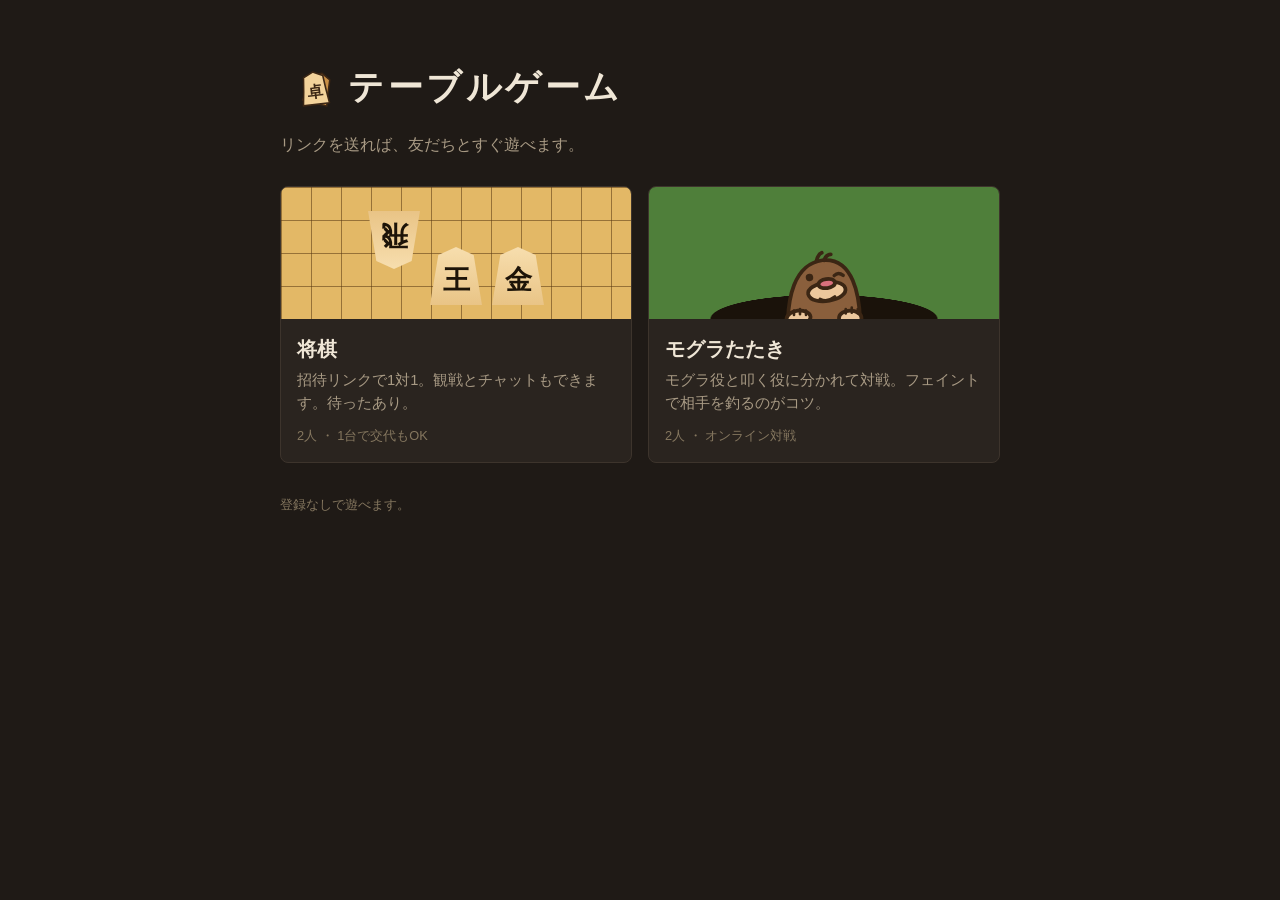
<file: index.html>
<!doctype html>
<html lang="ja">
<head>
  <meta charset="utf-8">
  <meta name="viewport" content="width=device-width, initial-scale=1">
  <title>テーブルゲーム</title>
  <link rel="icon" href="assets/logo-dice.svg?v=2">
  <link rel="stylesheet" href="style.css?v=8">
  <link rel="stylesheet" href="theme.css?v=3">
  <link rel="stylesheet" href="hub.css?v=3">
  <script>
    // 以前の将棋の招待リンク（index.html?room=...）は将棋のページへ回す
    if (new URLSearchParams(location.search).has('room')) {
      location.replace('shogi.html' + location.search);
    }
  </script>
</head>
<body>
  <main class="hub">
    <header class="hub-head">
      <h1><img class="logo" src="assets/logo-dice.svg?v=2" alt="">テーブルゲーム</h1>
      <p>リンクを送れば、友だちとすぐ遊べます。</p>
    </header>

    <div class="game-list">
      <a class="game-card" href="shogi.html">
        <div class="game-art art-shogi" aria-hidden="true">
          <i class="shogi-piece opp">飛</i>
          <i class="shogi-piece">王</i>
          <i class="shogi-piece">金</i>
        </div>
        <div class="game-body">
          <h2>将棋</h2>
          <p>招待リンクで1対1。観戦とチャットもできます。待ったあり。</p>
          <span class="meta">2人 ・ 1台で交代もOK</span>
        </div>
      </a>

      <a class="game-card" href="mole.html">
        <div class="game-art art-mole" aria-hidden="true"><img src="assets/mole.svg?v=2" alt=""></div>
        <div class="game-body">
          <h2>モグラたたき</h2>
          <p>モグラ役と叩く役に分かれて対戦。フェイントで相手を釣るのがコツ。</p>
          <span class="meta">2人 ・ オンライン対戦</span>
        </div>
      </a>
    </div>

    <p class="hub-foot">登録なしで遊べます。</p>
  </main>
</body>
</html>
</file>
<file: style.css>
* { box-sizing: border-box; }

body {
  margin: 0;
  font-family: "Hiragino Sans", "Yu Gothic UI", "Meiryo", sans-serif;
  background: #2b2520;
  color: #f3ead8;
}

header h1 {
  margin: 0;
  padding: 12px 16px;
  font-size: 1.3rem;
  letter-spacing: .1em;
}

button {
  font: inherit;
  padding: 8px 14px;
  border: none;
  border-radius: 6px;
  background: #c8923f;
  color: #1d1408;
  cursor: pointer;
}
button:hover { background: #dba552; }
button:disabled { opacity: .4; cursor: default; }

input, select {
  font: inherit;
  padding: 7px 10px;
  border-radius: 6px;
  border: 1px solid #6b5a45;
  background: #1d1915;
  color: inherit;
}

.row { display: flex; gap: 8px; align-items: center; flex-wrap: wrap; }
.muted { color: #b8a98f; font-size: .9rem; }
hr { border: none; border-top: 1px solid #4a3f33; margin: 16px 0; }

button.primary { background: #e0a447; font-weight: bold; }
button.big { width: 100%; padding: 12px; font-size: 1.05rem; margin-top: 12px; }
a { color: #e8c07a; }
.small { font-size: .85rem; }

.field { display: flex; flex-direction: column; gap: 6px; }
.field input, .field select { width: 100%; }
#join-code { flex: 1; min-width: 0; }

.notice {
  margin: 0;
  padding: 10px 14px;
  border-radius: 8px;
  background: #5a3a2a;
  border-left: 4px solid #e0a447;
}
.notice[hidden] { display: none; }
.card.highlight { outline: 2px solid #e0a447; }

.invite-banner {
  max-width: 640px;
  margin: 0 auto 12px;
  padding: 12px 16px;
  background: #4a3b2c;
  border: 2px dashed #e0a447;
  border-radius: 10px;
}
.invite-banner[hidden] { display: none; }
.invite-banner p { margin: 0 0 8px; }
#invite-url { flex: 1; min-width: 0; }

#lobby {
  display: grid;
  gap: 16px;
  padding: 16px;
  max-width: 560px;
  margin: 0 auto;
}
#lobby-normal { display: grid; gap: 16px; }
#lobby-normal[hidden], .card[hidden] { display: none; }
.card {
  background: #3a3129;
  border-radius: 10px;
  padding: 16px 20px;
}
.card h2 { margin-top: 0; font-size: 1.1rem; }
#invite-url { flex: 1; min-width: 0; }

#game { padding: 0 12px 24px; }
#status {
  text-align: center;
  font-size: 1.1rem;
  min-height: 1.6em;
  margin-bottom: 8px;
}
#status.check { color: #ff8a7a; font-weight: bold; }

.layout {
  display: flex;
  gap: 20px;
  justify-content: center;
  align-items: flex-start;
  flex-wrap: wrap;
}

.play {
  --cell: min(9.4vw, 52px);
  display: flex;
  flex-direction: column;
  gap: 8px;
}

.hand {
  display: flex;
  gap: 4px;
  min-height: calc(var(--cell) * 1.1 + 8px);
  padding: 4px 8px;
  background: #4a3b2c;
  border-radius: 8px;
  align-items: center;
}
.hand-item {
  position: relative;
  width: var(--cell);
  height: calc(var(--cell) * 1.1);
  display: flex;
  align-items: center;
  justify-content: center;
  cursor: pointer;
  border-radius: 4px;
}
.hand-item.selected { background: rgba(120, 200, 255, .45); }
.hand-item .count {
  position: absolute;
  right: -2px;
  bottom: -2px;
  font-size: .75rem;
  background: #1d1408;
  color: #fff;
  border-radius: 8px;
  padding: 0 5px;
}

.files, .ranks { color: #d9c8a8; font-size: .8rem; }
.files {
  display: grid;
  grid-template-columns: repeat(9, var(--cell));
  margin-left: 4px;
  text-align: center;
}
.board-row { display: flex; }
.ranks {
  display: grid;
  grid-template-rows: repeat(9, calc(var(--cell) * 1.1));
  align-items: center;
  padding-left: 4px;
}

.board {
  display: grid;
  grid-template-columns: repeat(9, var(--cell));
  grid-template-rows: repeat(9, calc(var(--cell) * 1.1));
  background: #e3b866;
  border: 4px solid #8a5a22;
  box-shadow: 0 4px 16px rgba(0, 0, 0, .5);
}
.cell {
  position: relative;
  border-right: 1px solid #6e4a1c;
  border-bottom: 1px solid #6e4a1c;
  display: flex;
  align-items: center;
  justify-content: center;
  cursor: pointer;
}
.cell:nth-child(9n) { border-right: none; }
.cell:nth-last-child(-n+9) { border-bottom: none; }
.cell.last { background: rgba(255, 120, 60, .35); }
.cell.selected { background: rgba(120, 200, 255, .55); }
.cell.target::after {
  content: "";
  position: absolute;
  width: 30%;
  height: 27%;
  border-radius: 50%;
  background: rgba(30, 120, 220, .55);
  pointer-events: none;
}
.cell.target.has-piece::after {
  width: 90%;
  height: 90%;
  background: none;
  border: 3px solid rgba(30, 120, 220, .8);
  border-radius: 6px;
}

.piece {
  width: 86%;
  height: 92%;
  display: flex;
  align-items: center;
  justify-content: center;
  filter: drop-shadow(1px 2px 1px rgba(0, 0, 0, .45));
  pointer-events: none;
}
.piece .face {
  width: 100%;
  height: 100%;
  display: flex;
  align-items: center;
  justify-content: center;
  padding-top: 12%;
  background: linear-gradient(#f7deae, #e9c486);
  clip-path: polygon(50% 0, 84% 14%, 100% 100%, 0 100%, 16% 14%);
  color: #1d1408;
  font-size: calc(var(--cell) * .5);
  font-family: "Yu Mincho", "Hiragino Mincho ProN", serif;
  font-weight: bold;
  line-height: 1;
}
.piece.promoted .face { color: #c0170f; }
.piece.opp { transform: rotate(180deg); }

.side { min-width: 200px; max-width: 280px; }
.controls { display: flex; flex-wrap: wrap; gap: 6px; }
.side h3 { margin: 16px 0 6px; font-size: 1rem; }
#kifu {
  margin: 0;
  padding-left: 2.5em;
  max-height: 360px;
  overflow-y: auto;
  background: #3a3129;
  border-radius: 8px;
  padding-top: 6px;
  padding-bottom: 6px;
  font-size: .95rem;
}

.seat {
  display: flex;
  align-items: center;
  gap: 8px;
  margin: 6px 0;
  padding: 6px 10px;
  background: #3a3129;
  border-radius: 8px;
}
.seat .label { font-weight: bold; white-space: nowrap; }
.seat .name { flex: 1; min-width: 0; overflow: hidden; text-overflow: ellipsis; }
.seat .name.empty { color: #b8a98f; }
.seat.turn { outline: 2px solid #c8923f; }
.seat button { padding: 4px 10px; font-size: .85rem; }

#chat-log {
  height: 180px;
  overflow-y: auto;
  background: #3a3129;
  border-radius: 8px;
  padding: 6px 10px;
  margin-bottom: 6px;
  font-size: .9rem;
  word-break: break-word;
}
.chat-msg { margin: 2px 0; }
.chat-msg .who { font-weight: bold; margin-right: 6px; }
.chat-msg.me .who { color: #8fd0ff; }
.chat-msg.opp .who { color: #ffb86b; }
.chat-msg.system { color: #b8a98f; font-style: italic; }
#chat-form input { flex: 1; min-width: 0; }

.play { position: relative; }
#danmaku {
  position: absolute;
  inset: 0;
  overflow: hidden;
  pointer-events: none;
  z-index: 5;
}
.danmaku-item {
  position: absolute;
  left: 0;
  white-space: nowrap;
  font-size: 1.2rem;
  font-weight: bold;
  color: #fff;
  text-shadow: 0 0 3px #000, 1px 1px 2px #000, -1px -1px 2px #000;
  opacity: .92;
  will-change: transform;
}
.danmaku-item.me { color: #bfe6ff; }

@media (max-width: 760px) {
  /* スマホではチャット欄が盤の下に隠れるので、入力欄だけ画面下に固定する */
  #chat-form {
    position: fixed;
    left: 0;
    right: 0;
    bottom: 0;
    z-index: 20;
    margin: 0;
    padding: 8px 10px calc(8px + env(safe-area-inset-bottom));
    background: rgba(43, 37, 32, .96);
    border-top: 1px solid #4a3f33;
    flex-wrap: nowrap;
  }
  /* iOS は 16px 未満の入力欄にフォーカスすると画面を拡大してしまう */
  #chat-form input { font-size: 16px; }
  body.online-mode { padding-bottom: 70px; }
}

.modal {
  position: fixed;
  inset: 0;
  background: rgba(0, 0, 0, .55);
  display: flex;
  align-items: center;
  justify-content: center;
}
.modal[hidden] { display: none; }
.modal-box {
  background: #3a3129;
  padding: 20px 28px;
  border-radius: 10px;
  text-align: center;
}
</file>
<file: theme.css>
/* 全ページ共通の見た目。style.css の後に読み込む */

:root {
  --bg: #1f1a16;
  --surface: #2a241f;
  --surface-2: #332c25;
  --line: #3d342c;
  --line-strong: #54483c;
  --accent: #e0a447;
  --accent-hover: #eab55e;
  --text: #efe6d6;
  --text-dim: #a89a84;
  --mincho: "Yu Mincho", "YuMincho", "Hiragino Mincho ProN", serif;
}

html { background: var(--bg); }
[hidden] { display: none !important; }
body {
  min-height: 100vh;
  color: var(--text);
  background: var(--bg);
  line-height: 1.6;
  -webkit-font-smoothing: antialiased;
}

/* 画像アイコン */
.ico {
  width: 1.35em;
  height: 1.35em;
  margin-right: .3em;
  vertical-align: -.3em;
  pointer-events: none;
}

/* ヘッダー */
header.topbar {
  position: sticky;
  top: 0;
  z-index: 30;
  display: flex;
  align-items: center;
  gap: 14px;
  padding: 0 16px;
  min-height: 48px;
  background: var(--bg);
  border-bottom: 1px solid var(--line);
}
header.topbar h1 {
  margin: 0;
  padding: 0;
  font-family: var(--mincho);
  font-size: 1.1rem;
  letter-spacing: 0;
}
header.topbar .home {
  color: var(--text-dim);
  font-size: .85rem;
  text-decoration: none;
  white-space: nowrap;
}
header.topbar .home:hover { color: var(--text); }
header.topbar .home .ico { display: none; }
header.topbar .home::before { content: "← "; }

/* ボタン: 通常は控えめ、primary だけ色を付ける */
button {
  background: var(--surface-2);
  color: var(--text);
  border: 1px solid var(--line-strong);
  border-radius: 6px;
  transition: background .12s, border-color .12s;
}
button:hover { background: #3d352d; border-color: #6a5c4c; }
button:active { background: #2e2721; }
button:focus-visible, input:focus-visible, select:focus-visible, .hole:focus-visible {
  outline: 2px solid var(--accent);
  outline-offset: 2px;
}
button.primary {
  background: var(--accent);
  border-color: var(--accent);
  color: #1d1408;
  font-weight: 700;
}
button.primary:hover { background: var(--accent-hover); border-color: var(--accent-hover); }
button.big { border-radius: 8px; }

/* 入力 */
input, select {
  background: #171310;
  border: 1px solid var(--line-strong);
  color: var(--text);
}
input:focus, select:focus { border-color: var(--accent); outline: none; }
input::placeholder { color: #7a6d5b; }

/* カード・パネル */
.card {
  background: var(--surface);
  border: 1px solid var(--line);
  border-radius: 8px;
}
.card h2 { font-size: 1rem; margin-bottom: 4px; }
.card.highlight { outline: none; border-color: var(--accent); }
.muted { color: var(--text-dim); }
a { color: var(--accent); }

.notice {
  background: var(--surface-2);
  border-left: 3px solid var(--accent);
  border-radius: 4px;
}
.invite-banner {
  background: var(--surface);
  border: 1px solid var(--accent);
  border-radius: 8px;
}

#status { font-weight: 600; }

/* ロビー: メインの操作を1つ、残りは控えめに */
.lobby-main { padding: 22px 20px; }
.lobby-main h2 { font-family: var(--mincho); font-size: 1.3rem; }
.lobby-sub {
  display: grid;
  gap: 18px;
  padding: 4px 4px 0;
}
.lobby-sub h3 {
  margin: 0 0 6px;
  font-size: .9rem;
  font-weight: 600;
  color: var(--text-dim);
}
.lobby-sub p { margin: 0 0 8px; }
.lobby-back { margin: 8px 4px 0; }

/* 将棋: 盤と駒 */
.board {
  background:
    repeating-linear-gradient(92deg, rgba(110, 64, 16, .06) 0 2px, transparent 2px 9px),
    #e3b866;
  border: 5px solid #6f4719;
  border-radius: 2px;
  box-shadow: 0 6px 20px rgba(0, 0, 0, .45);
}
.cell { border-color: rgba(88, 56, 18, .8); }
.piece .face { background: linear-gradient(#f7deae, #e9c486); }

.hand {
  background: var(--surface);
  border: 1px solid var(--line);
  border-radius: 6px;
}

.seat, #kifu, #chat-log {
  background: var(--surface);
  border: 1px solid var(--line);
  border-radius: 6px;
}
.seat.turn { outline: none; border-color: var(--accent); }
.side h3 { font-size: .9rem; color: var(--text-dim); font-weight: 600; }

.modal { background: rgba(10, 7, 4, .6); }
.modal-box {
  background: var(--surface);
  border: 1px solid var(--line-strong);
  border-radius: 10px;
}

@media (max-width: 520px) {
  header.topbar { gap: 10px; padding: 0 12px; }
  header.topbar h1 { font-size: 1rem; }
}
</file>
<file: hub.css>
.hub {
  max-width: 760px;
  margin: 0 auto;
  padding: 48px 20px 56px;
}

.hub-head { margin-bottom: 28px; }
.hub-head h1 {
  display: flex;
  align-items: center;
  gap: 12px;
  margin: 0 0 4px;
  font-family: var(--mincho);
  font-size: clamp(1.7rem, 5vw, 2.2rem);
  font-weight: 700;
}
.hub-head .logo { width: 40px; height: 40px; }
.hub-head p { margin: 0; color: var(--text-dim); }

.game-list {
  display: grid;
  grid-template-columns: repeat(auto-fit, minmax(260px, 1fr));
  gap: 16px;
}

.game-card {
  display: flex;
  flex-direction: column;
  overflow: hidden;
  border-radius: 8px;
  border: 1px solid var(--line);
  background: var(--surface);
  color: inherit;
  text-decoration: none;
  transition: border-color .15s;
}
.game-card:hover { border-color: var(--accent); }
.game-card:hover h2 { color: var(--accent); }
.game-card:focus-visible { outline: 2px solid var(--accent); outline-offset: 3px; }

.game-art {
  display: flex;
  align-items: flex-end;
  justify-content: center;
  height: 132px;
  overflow: hidden;
}

/* 盤の一部を切り取ったような絵 */
.art-shogi {
  gap: 10px;
  padding-bottom: 14px;
  background:
    linear-gradient(rgba(88, 56, 18, .55) 1px, transparent 1px) 0 0 / 100% 33px,
    linear-gradient(90deg, rgba(88, 56, 18, .55) 1px, transparent 1px) 0 0 / 30px 100%,
    #e3b866;
}
.shogi-piece {
  display: flex;
  align-items: center;
  justify-content: center;
  width: 52px;
  height: 58px;
  padding-top: 9px;
  background: linear-gradient(#f7deae, #e9c486);
  clip-path: polygon(50% 0, 84% 14%, 100% 100%, 0 100%, 16% 14%);
  color: #1d1408;
  font-family: var(--mincho);
  font-style: normal;
  font-size: 1.7rem;
  font-weight: bold;
  filter: drop-shadow(1px 2px 1px rgba(0, 0, 0, .35));
}
.shogi-piece.opp { transform: rotate(180deg) translateY(36px); }

.art-mole {
  background:
    radial-gradient(ellipse 46% 26% at 50% 100%, #1a120a 0 70%, transparent 71%),
    #4f7f3a;
}
.art-mole img { width: 96px; height: 96px; margin-bottom: -14px; }

.game-body {
  display: flex;
  flex: 1;
  flex-direction: column;
  gap: 4px;
  padding: 14px 16px 16px;
}
.game-body h2 {
  margin: 0;
  font-family: var(--mincho);
  font-size: 1.25rem;
  transition: color .15s;
}
.game-body p {
  flex: 1;
  margin: 0;
  color: var(--text-dim);
  font-size: .92rem;
}
.meta {
  margin-top: 6px;
  font-size: .8rem;
  color: #85775f;
}

.hub-foot {
  margin-top: 32px;
  font-size: .8rem;
  color: #85775f;
}
</file>
